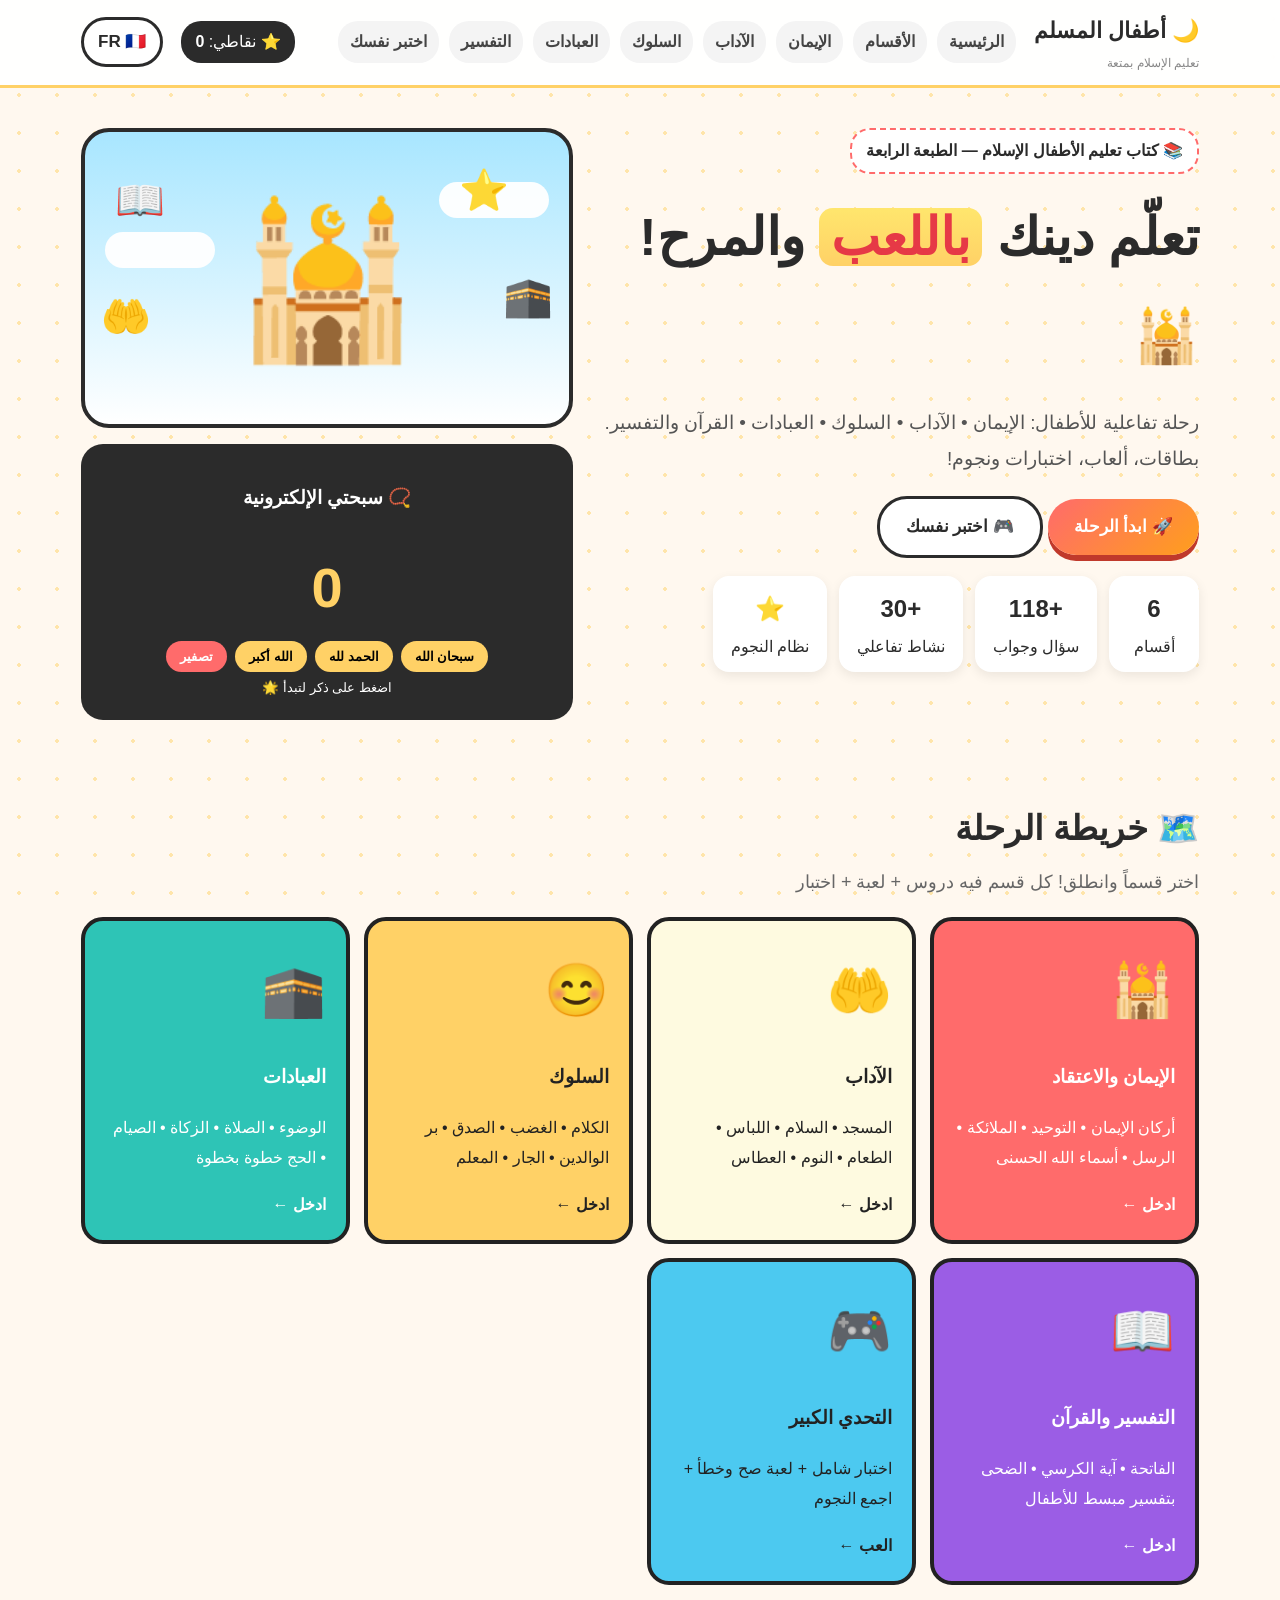
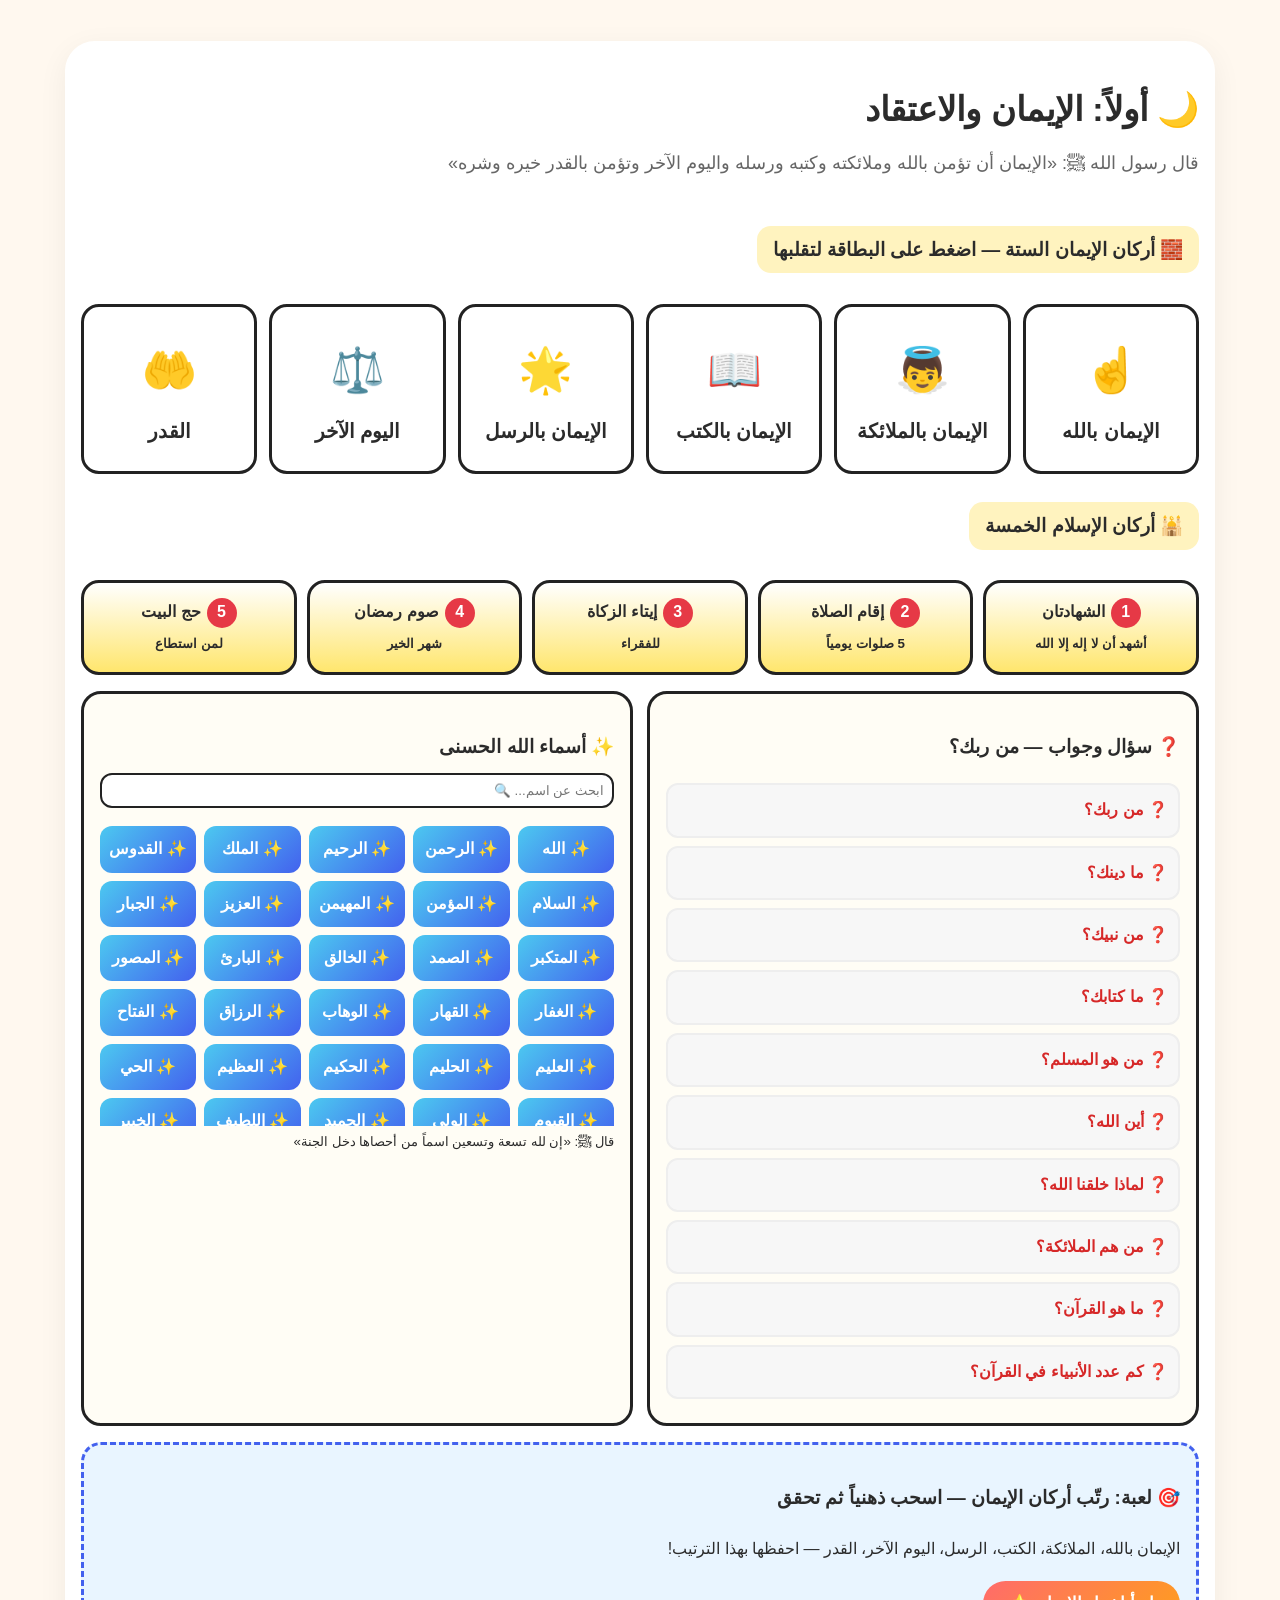
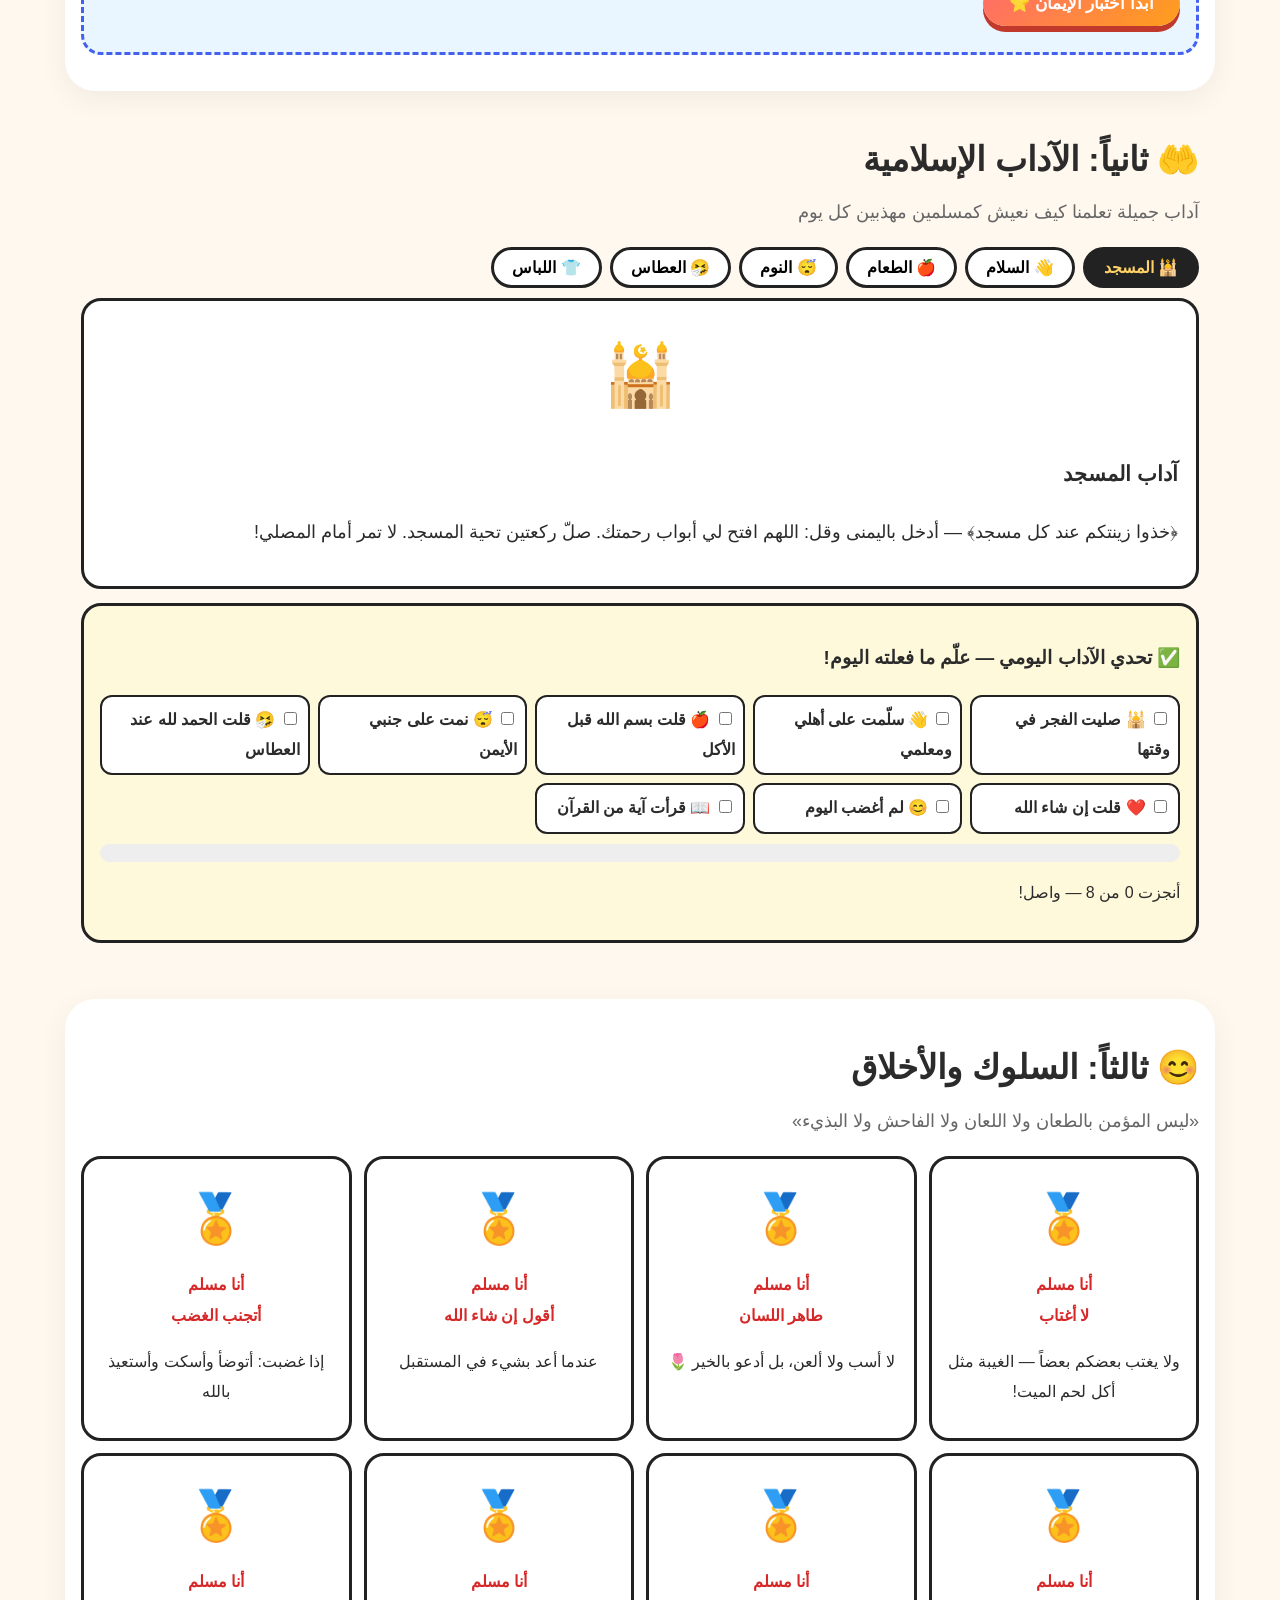
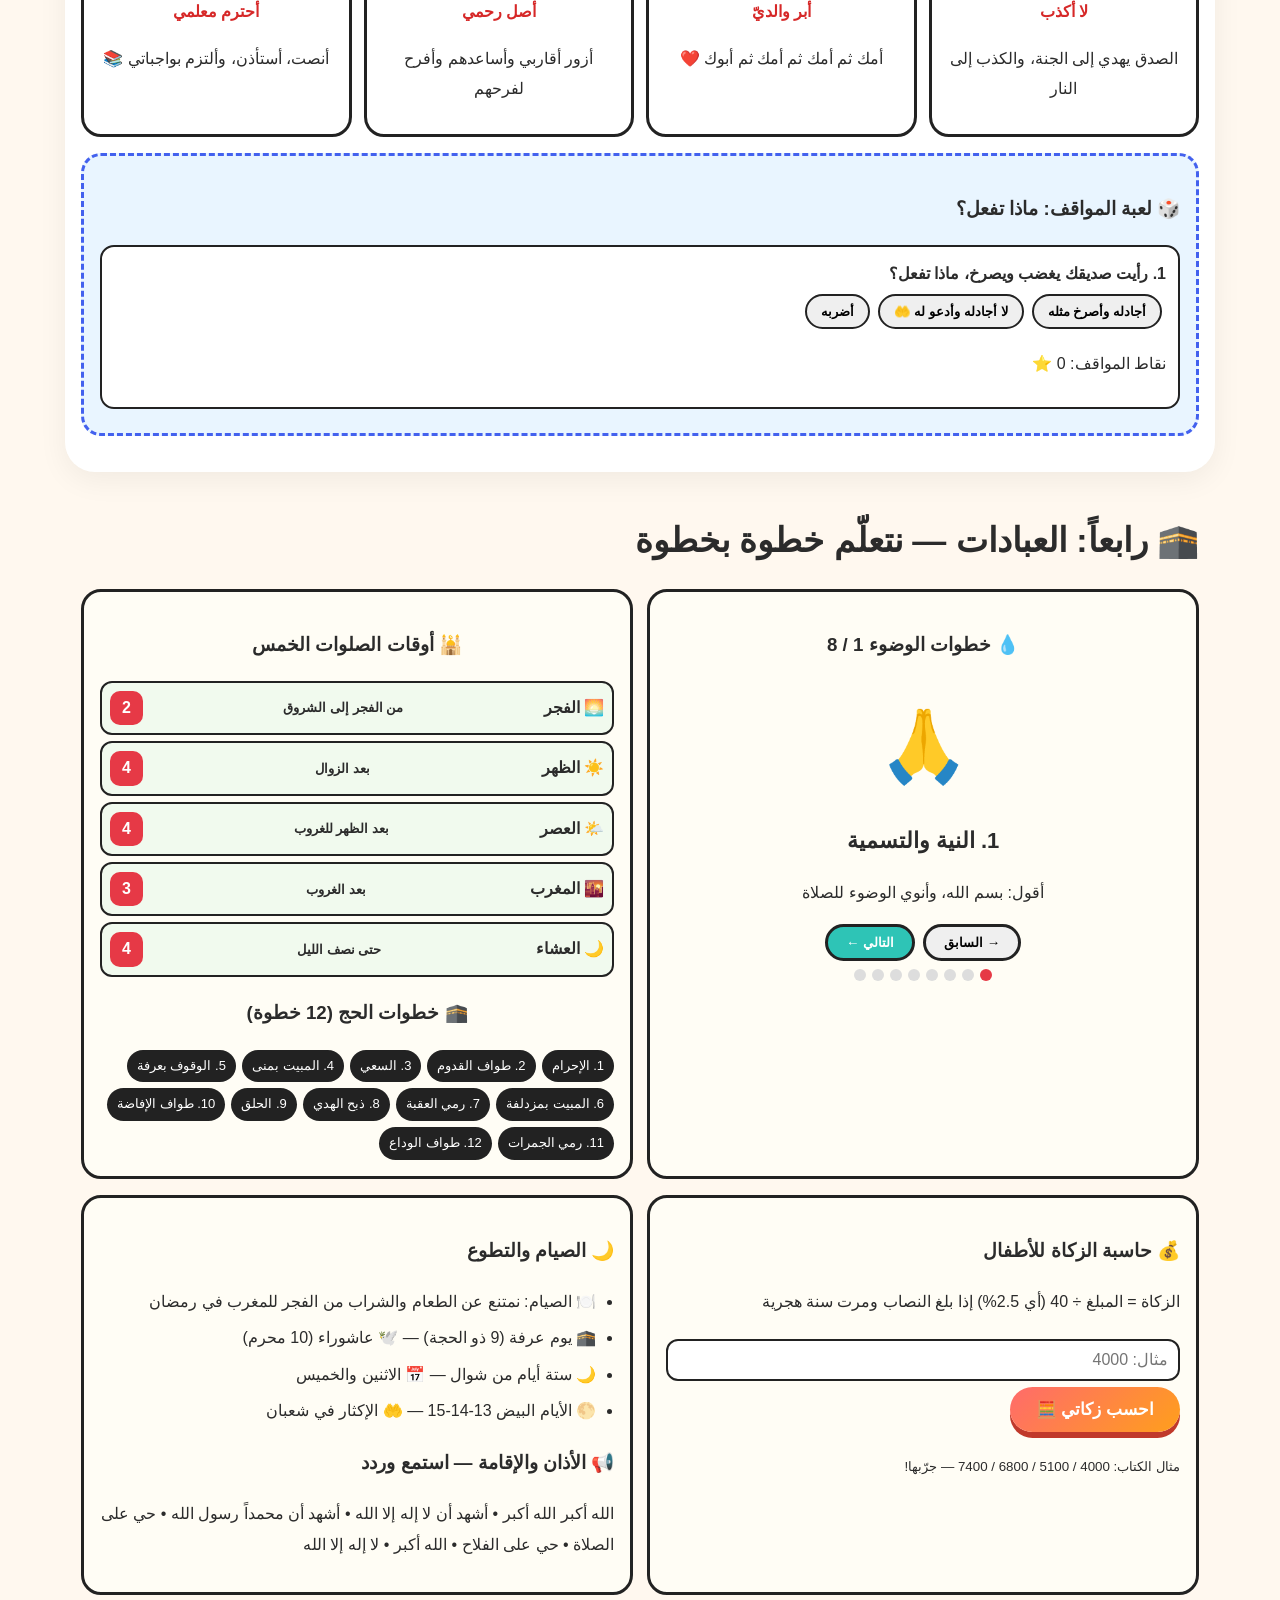
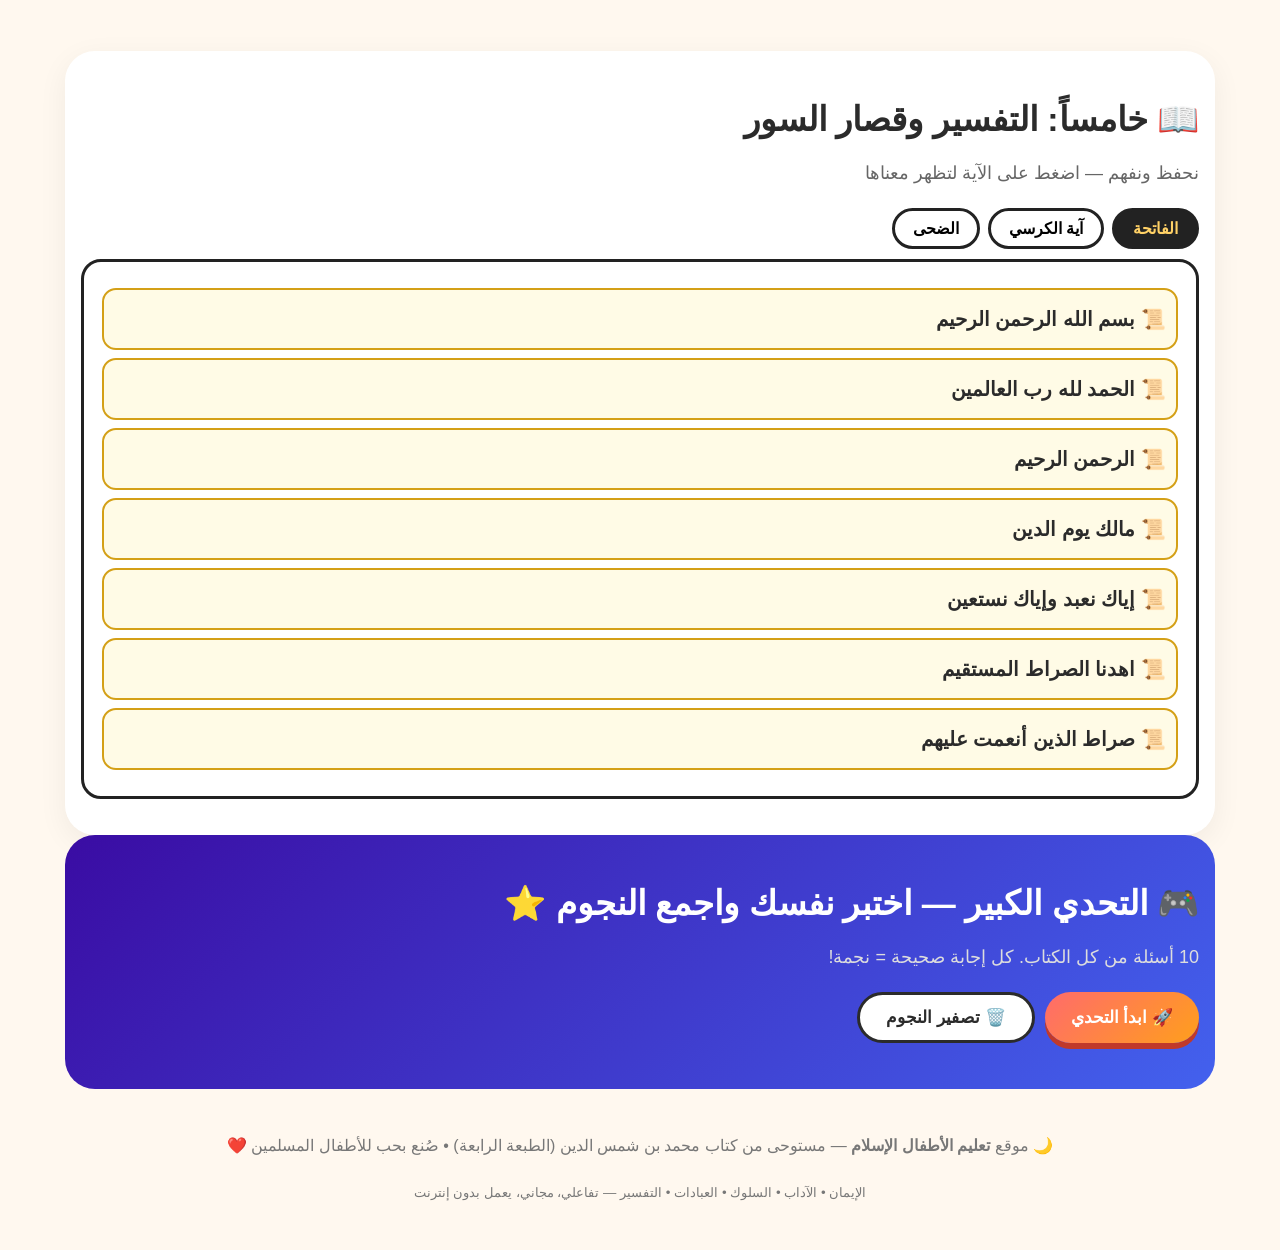
<file: index.html>
<!DOCTYPE html>
<html lang="ar" dir="rtl">
<head>
<meta charset="UTF-8">
<meta name="viewport" content="width=device-width, initial-scale=1.0">
<title>تعليم الأطفال الإسلام | رحلة ممتعة</title>
<link rel="stylesheet" href="style.css">
</head>
<body>

<div class="stars-bg" id="starsBg"></div>

<header class="navbar">
  <div class="nav-inner">
    <div class="logo">🌙 <span>أطفال المسلم</span> <small>تعليم الإسلام بمتعة</small></div>
    <nav class="links">
      <a href="#home">الرئيسية</a>
      <a href="#chapters">الأقسام</a>
      <a href="#iman">الإيمان</a>
      <a href="#adab">الآداب</a>
      <a href="#solouk">السلوك</a>
      <a href="#ibadat">العبادات</a>
      <a href="#tafsir">التفسير</a>
      <a href="#quiz">اختبر نفسك</a>
    </nav>
    <div class="nav-score">⭐ نقاطي: <b id="totalStars">0</b></div>
    <a href="fr.html" class="btn ghost" style="padding:6px 14px">FR 🇫🇷</a>
  </div>
</header>

<section id="home" class="hero">
  <div class="hero-text">
    <div class="badge">📚 كتاب تعليم الأطفال الإسلام — الطبعة الرابعة</div>
    <h1>تعلّم دينك <span>باللعب</span> والمرح! 🕌</h1>
    <p>رحلة تفاعلية للأطفال: الإيمان • الآداب • السلوك • العبادات • القرآن والتفسير. بطاقات، ألعاب، اختبارات ونجوم!</p>
    <div class="hero-btns">
      <a href="#chapters" class="btn primary">🚀 ابدأ الرحلة</a>
      <a href="#quiz" class="btn ghost">🎮 اختبر نفسك</a>
    </div>
    <div class="hero-stats">
      <div><b>6</b><span>أقسام</span></div>
      <div><b>+118</b><span>سؤال وجواب</span></div>
      <div><b>+30</b><span>نشاط تفاعلي</span></div>
      <div><b>⭐</b><span>نظام النجوم</span></div>
    </div>
  </div>
  <div class="hero-art">
    <div class="mosque">
      <div class="dome"></div>
      <div class="base">🕌</div>
      <div class="cloud c1"></div>
      <div class="cloud c2"></div>
      <div class="float f1">📖</div>
      <div class="float f2">⭐</div>
      <div class="float f3">🤲</div>
      <div class="float f4">🕋</div>
    </div>
    <div class="tasbih-card">
      <h3>📿 سبحتي الإلكترونية</h3>
      <div class="tasbih-count" id="tasbihCount">0</div>
      <div class="tasbih-btns">
        <button onclick="tasbih('سبحان الله')">سبحان الله</button>
        <button onclick="tasbih('الحمد لله')">الحمد لله</button>
        <button onclick="tasbih('الله أكبر')">الله أكبر</button>
        <button class="reset" onclick="tasbihReset()">تصفير</button>
      </div>
      <small id="tasbihZikr">اضغط على ذكر لتبدأ 🌟</small>
    </div>
  </div>
</section>

<section id="chapters" class="section">
  <h2 class="sec-title">🗺️ خريطة الرحلة</h2>
  <p class="sec-sub">اختر قسماً وانطلق! كل قسم فيه دروس + لعبة + اختبار</p>
  <div class="cards-grid">
    <a href="#iman" class="ch-card red"><div class="emo">🕌</div><h3>الإيمان والاعتقاد</h3><p>أركان الإيمان • التوحيد • الملائكة • الرسل • أسماء الله الحسنى</p><span>ادخل ←</span></a>
    <a href="#adab" class="ch-card cream"><div class="emo">🤲</div><h3>الآداب</h3><p>المسجد • السلام • اللباس • الطعام • النوم • العطاس</p><span>ادخل ←</span></a>
    <a href="#solouk" class="ch-card yellow"><div class="emo">😊</div><h3>السلوك</h3><p>الكلام • الغضب • الصدق • بر الوالدين • الجار • المعلم</p><span>ادخل ←</span></a>
    <a href="#ibadat" class="ch-card teal"><div class="emo">🕋</div><h3>العبادات</h3><p>الوضوء • الصلاة • الزكاة • الصيام • الحج خطوة بخطوة</p><span>ادخل ←</span></a>
    <a href="#tafsir" class="ch-card purple"><div class="emo">📖</div><h3>التفسير والقرآن</h3><p>الفاتحة • آية الكرسي • الضحى بتفسير مبسط للأطفال</p><span>ادخل ←</span></a>
    <a href="#quiz" class="ch-card blue"><div class="emo">🎮</div><h3>التحدي الكبير</h3><p>اختبار شامل + لعبة صح وخطأ + اجمع النجوم</p><span>العب ←</span></a>
  </div>
</section>

<!-- IMAN -->
<section id="iman" class="section alt">
  <h2 class="sec-title">🌙 أولاً: الإيمان والاعتقاد</h2>
  <p class="sec-sub">قال رسول الله ﷺ: «الإيمان أن تؤمن بالله وملائكته وكتبه ورسله واليوم الآخر وتؤمن بالقدر خيره وشره»</p>

  <h3 class="mini-title">🧱 أركان الإيمان الستة — اضغط على البطاقة لتقلبها</h3>
  <div class="flip-grid" id="imanGrid"></div>

  <h3 class="mini-title">🕌 أركان الإسلام الخمسة</h3>
  <div class="islam-pillars">
    <div class="pillar"><span>1</span>الشهادتان<br><small>أشهد أن لا إله إلا الله</small></div>
    <div class="pillar"><span>2</span>إقام الصلاة<br><small>5 صلوات يومياً</small></div>
    <div class="pillar"><span>3</span>إيتاء الزكاة<br><small>للفقراء</small></div>
    <div class="pillar"><span>4</span>صوم رمضان<br><small>شهر الخير</small></div>
    <div class="pillar"><span>5</span>حج البيت<br><small>لمن استطاع</small></div>
  </div>

  <div class="two-col">
    <div class="panel">
      <h3>❓ سؤال وجواب — من ربك؟</h3>
      <div class="qa" id="qaList"></div>
    </div>
    <div class="panel">
      <h3>✨ أسماء الله الحسنى <input id="namesSearch" placeholder="ابحث عن اسم... 🔍"></h3>
      <div class="names-grid" id="namesGrid"></div>
      <small>قال ﷺ: «إن لله تسعة وتسعين اسماً من أحصاها دخل الجنة»</small>
    </div>
  </div>

  <div class="game-box">
    <h3>🎯 لعبة: رتّب أركان الإيمان — اسحب ذهنياً ثم تحقق</h3>
    <p>الإيمان بالله، الملائكة، الكتب، الرسل، اليوم الآخر، القدر — احفظها بهذا الترتيب!</p>
    <button class="btn primary" onclick="startMiniQuiz('iman')">ابدأ اختبار الإيمان ⭐</button>
    <div class="quiz-area" id="quiz-iman"></div>
  </div>
</section>

<!-- ADAB -->
<section id="adab" class="section">
  <h2 class="sec-title">🤲 ثانياً: الآداب الإسلامية</h2>
  <p class="sec-sub">آداب جميلة تعلمنا كيف نعيش كمسلمين مهذبين كل يوم</p>
  <div class="tabs" id="adabTabs">
    <button class="active" data-t="masjid">🕌 المسجد</button>
    <button data-t="salam">👋 السلام</button>
    <button data-t="food">🍎 الطعام</button>
    <button data-t="sleep">😴 النوم</button>
    <button data-t="atk">🤧 العطاس</button>
    <button data-t="libas">👕 اللباس</button>
  </div>
  <div class="tab-body" id="adabBody"></div>

  <div class="checklist-panel">
    <h3>✅ تحدي الآداب اليومي — علّم ما فعلته اليوم!</h3>
    <div class="checks" id="adabChecks"></div>
    <div class="progress"><div id="adabBar"></div></div>
    <p id="adabMsg">أنجز المهام لتكسب نجمة اليوم! 🌟</p>
  </div>
</section>

<!-- SOLOUK -->
<section id="solouk" class="section alt">
  <h2 class="sec-title">😊 ثالثاً: السلوك والأخلاق</h2>
  <p class="sec-sub">«ليس المؤمن بالطعان ولا اللعان ولا الفاحش ولا البذيء»</p>
  <div class="badges-grid">
    <div class="badge-card"><div class="medal">🏅</div><h4>أنا مسلم<br>لا أغتاب</h4><p>ولا يغتب بعضكم بعضاً — الغيبة مثل أكل لحم الميت!</p></div>
    <div class="badge-card"><div class="medal">🏅</div><h4>أنا مسلم<br>طاهر اللسان</h4><p>لا أسب ولا ألعن، بل أدعو بالخير 🌷</p></div>
    <div class="badge-card"><div class="medal">🏅</div><h4>أنا مسلم<br>أقول إن شاء الله</h4><p>عندما أعد بشيء في المستقبل</p></div>
    <div class="badge-card"><div class="medal">🏅</div><h4>أنا مسلم<br>أتجنب الغضب</h4><p>إذا غضبت: أتوضأ وأسكت وأستعيذ بالله</p></div>
    <div class="badge-card"><div class="medal">🏅</div><h4>أنا مسلم<br>لا أكذب</h4><p>الصدق يهدي إلى الجنة، والكذب إلى النار</p></div>
    <div class="badge-card"><div class="medal">🏅</div><h4>أنا مسلم<br>أبر والديّ</h4><p>أمك ثم أمك ثم أمك ثم أبوك ❤️</p></div>
    <div class="badge-card"><div class="medal">🏅</div><h4>أنا مسلم<br>أصل رحمي</h4><p>أزور أقاربي وأساعدهم وأفرح لفرحهم</p></div>
    <div class="badge-card"><div class="medal">🏅</div><h4>أنا مسلم<br>أحترم معلمي</h4><p>أنصت، أستأذن، وألتزم بواجباتي 📚</p></div>
  </div>

  <div class="game-box">
    <h3>🎲 لعبة المواقف: ماذا تفعل؟</h3>
    <div id="situationGame"></div>
  </div>
</section>

<!-- IBADAT -->
<section id="ibadat" class="section">
  <h2 class="sec-title">🕋 رابعاً: العبادات — نتعلّم خطوة بخطوة</h2>

  <div class="two-col">
    <div class="panel stepper-panel">
      <h3>💧 خطوات الوضوء <span id="wuduStepLabel">1 / 11</span></h3>
      <div class="big-emoji" id="wuduEmoji">🙏</div>
      <h4 id="wuduTitle"></h4><p id="wuduDesc"></p>
      <div class="step-btns"><button onclick="wuduMove(-1)">→ السابق</button><button class="primary" onclick="wuduMove(1)">التالي ←</button></div>
      <div class="dots" id="wuduDots"></div>
    </div>
    <div class="panel stepper-panel">
      <h3>🕌 أوقات الصلوات الخمس</h3>
      <div class="prayer-times">
        <div>🌅 الفجر <small>من الفجر إلى الشروق</small> <b>2</b></div>
        <div>☀️ الظهر <small>بعد الزوال</small> <b>4</b></div>
        <div>🌤️ العصر <small>بعد الظهر للغروب</small> <b>4</b></div>
        <div>🌇 المغرب <small>بعد الغروب</small> <b>3</b></div>
        <div>🌙 العشاء <small>حتى نصف الليل</small> <b>4</b></div>
      </div>
      <h3>🕋 خطوات الحج (12 خطوة)</h3>
      <div class="hajj-flow" id="hajjFlow"></div>
    </div>
  </div>

  <div class="two-col">
    <div class="panel">
      <h3>💰 حاسبة الزكاة للأطفال</h3>
      <p>الزكاة = المبلغ ÷ 40 (أي 2.5%) إذا بلغ النصاب ومرت سنة هجرية</p>
      <input type="number" id="zakatInput" placeholder="مثال: 4000">
      <button class="btn primary" onclick="calcZakat()">احسب زكاتي 🧮</button>
      <p id="zakatOut" class="result"></p>
      <small>مثال الكتاب: 4000 / 5100 / 6800 / 7400 — جرّبها!</small>
    </div>
    <div class="panel">
      <h3>🌙 الصيام والتطوع</h3>
      <ul class="nice-list">
        <li>🍽️ الصيام: نمتنع عن الطعام والشراب من الفجر للمغرب في رمضان</li>
        <li>🕋 يوم عرفة (9 ذو الحجة) — 🕊️ عاشوراء (10 محرم)</li>
        <li>🌙 ستة أيام من شوال — 📅 الاثنين والخميس</li>
        <li>🌕 الأيام البيض 13-14-15 — 🤲 الإكثار في شعبان</li>
      </ul>
      <h3>📢 الأذان والإقامة — استمع وردد</h3>
      <p>الله أكبر الله أكبر • أشهد أن لا إله إلا الله • أشهد أن محمداً رسول الله • حي على الصلاة • حي على الفلاح • الله أكبر • لا إله إلا الله</p>
    </div>
  </div>
</section>

<!-- TAFSIR -->
<section id="tafsir" class="section alt">
  <h2 class="sec-title">📖 خامساً: التفسير وقصار السور</h2>
  <p class="sec-sub">نحفظ ونفهم — اضغط على الآية لتظهر معناها</p>
  <div class="tabs" id="tafsirTabs">
    <button class="active" data-t="fatiha">الفاتحة</button>
    <button data-t="kursi">آية الكرسي</button>
    <button data-t="duha">الضحى</button>
  </div>
  <div class="tab-body" id="tafsirBody"></div>
</section>

<!-- QUIZ -->
<section id="quiz" class="section final-quiz">
  <h2 class="sec-title">🎮 التحدي الكبير — اختبر نفسك واجمع النجوم ⭐</h2>
  <p class="sec-sub">10 أسئلة من كل الكتاب. كل إجابة صحيحة = نجمة!</p>
  <div class="quiz-controls">
    <button class="btn primary" onclick="startBigQuiz()">🚀 ابدأ التحدي</button>
    <button class="btn ghost" onclick="resetStars()">🗑️ تصفير النجوم</button>
  </div>
  <div id="bigQuiz"></div>
  <div id="quizResult"></div>
</section>

<footer>
  <p>🌙 موقع <b>تعليم الأطفال الإسلام</b> — مستوحى من كتاب محمد بن شمس الدين (الطبعة الرابعة) • صُنع بحب للأطفال المسلمين ❤️</p>
  <p><small>الإيمان • الآداب • السلوك • العبادات • التفسير — تفاعلي، مجاني، يعمل بدون إنترنت</small></p>
</footer>

<script src="app.js"></script>
</body>
</html>
</file>
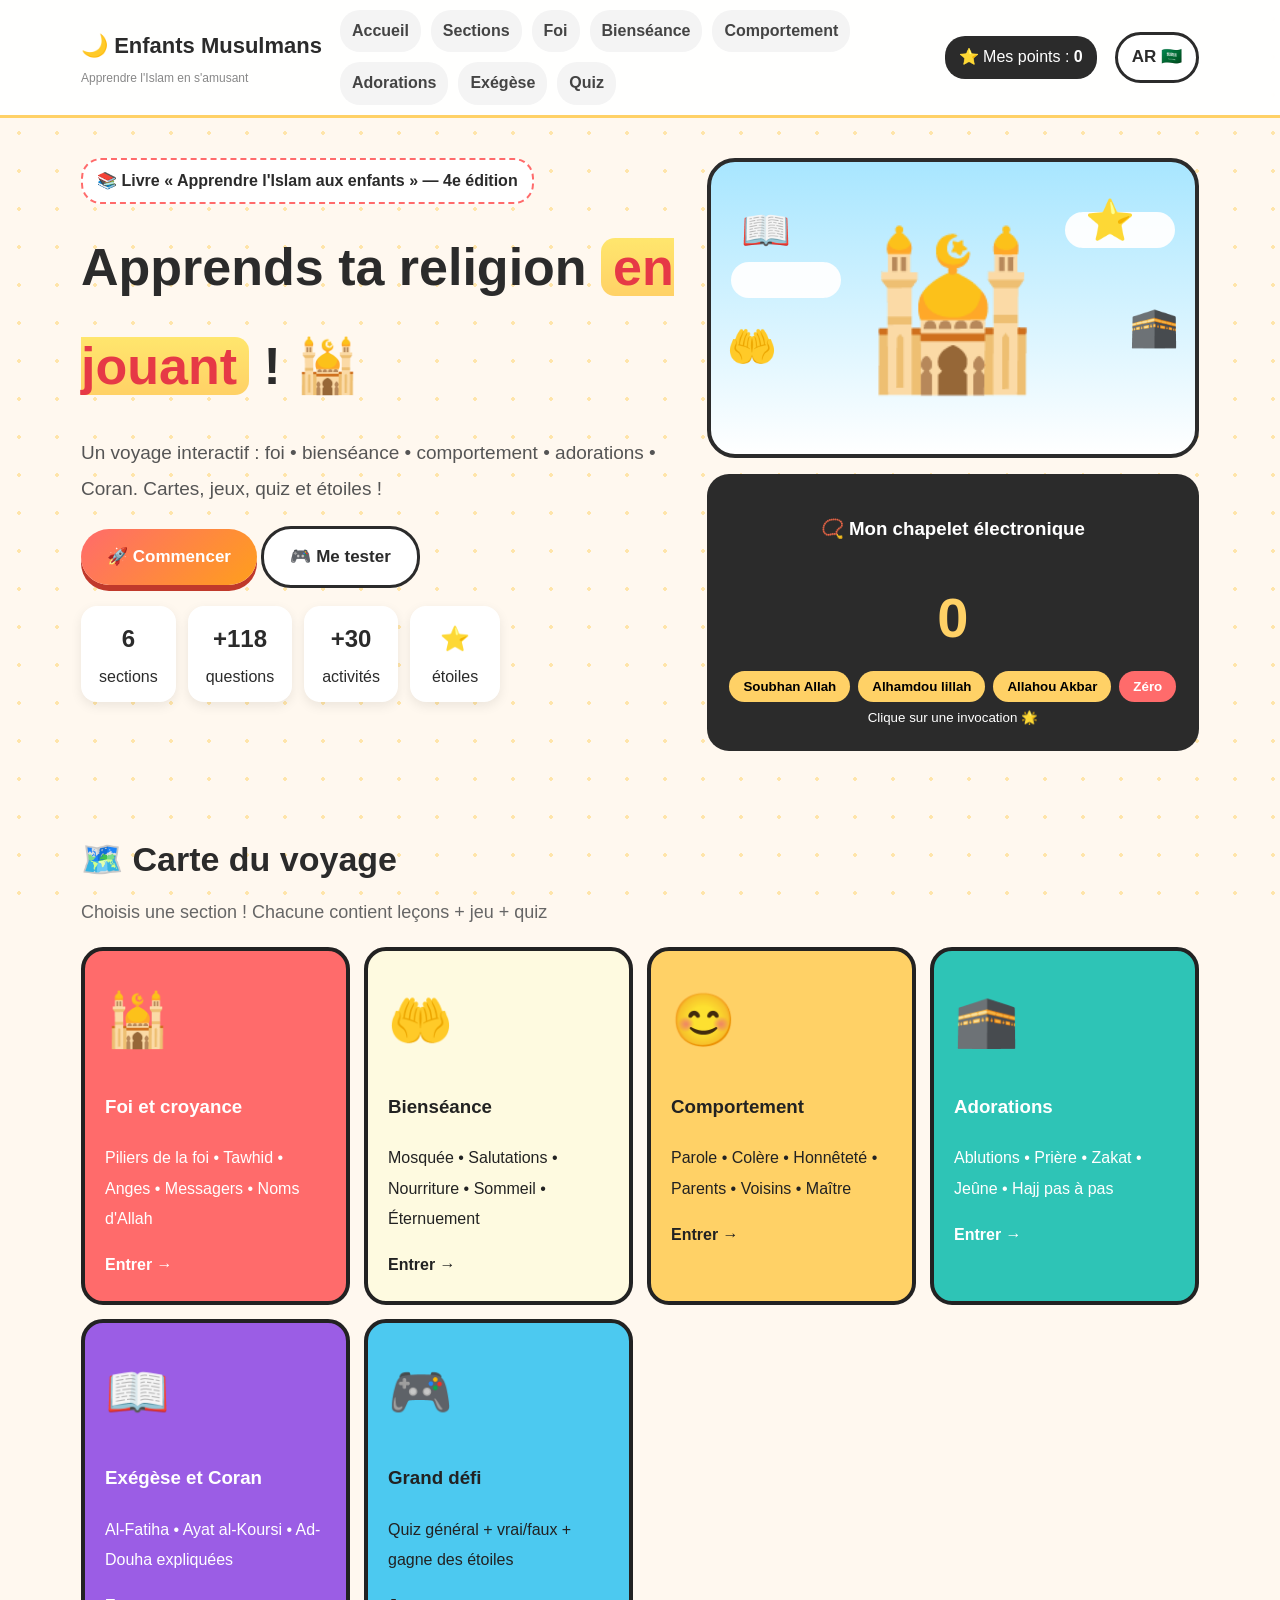
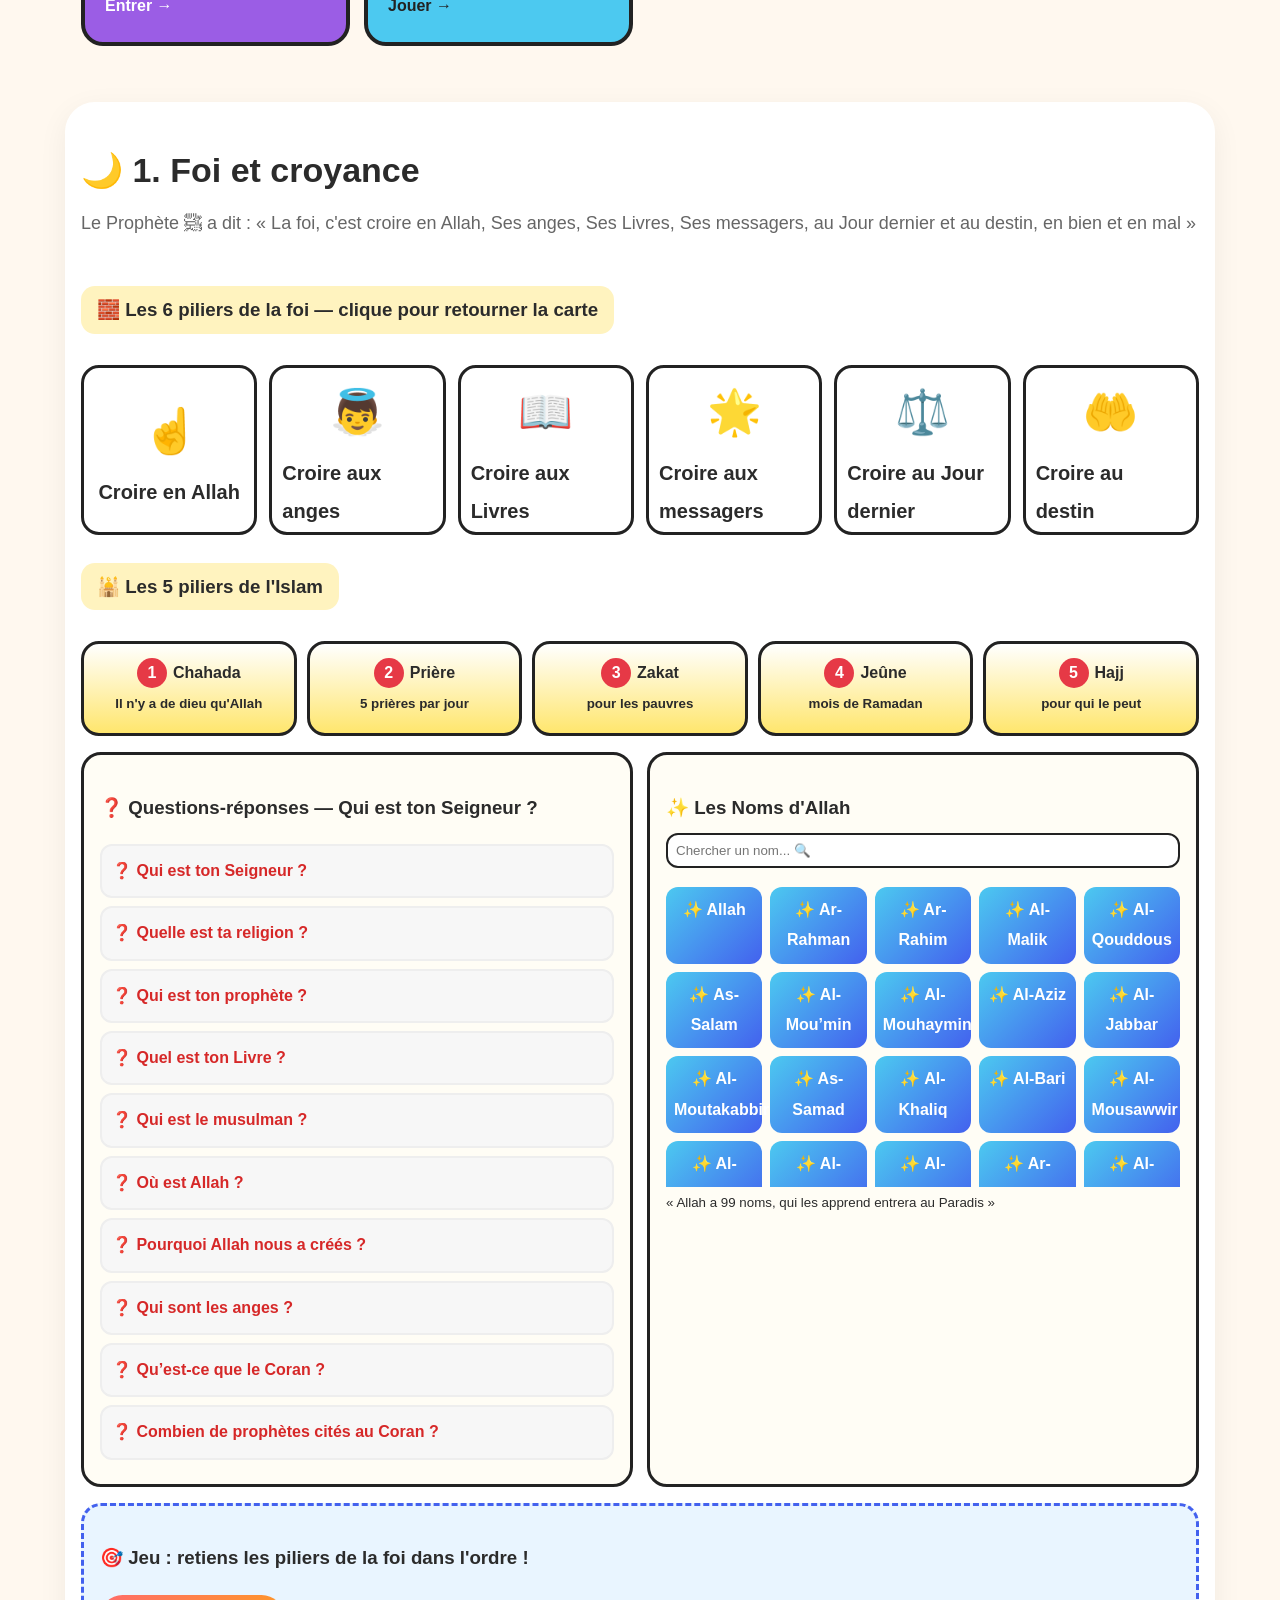
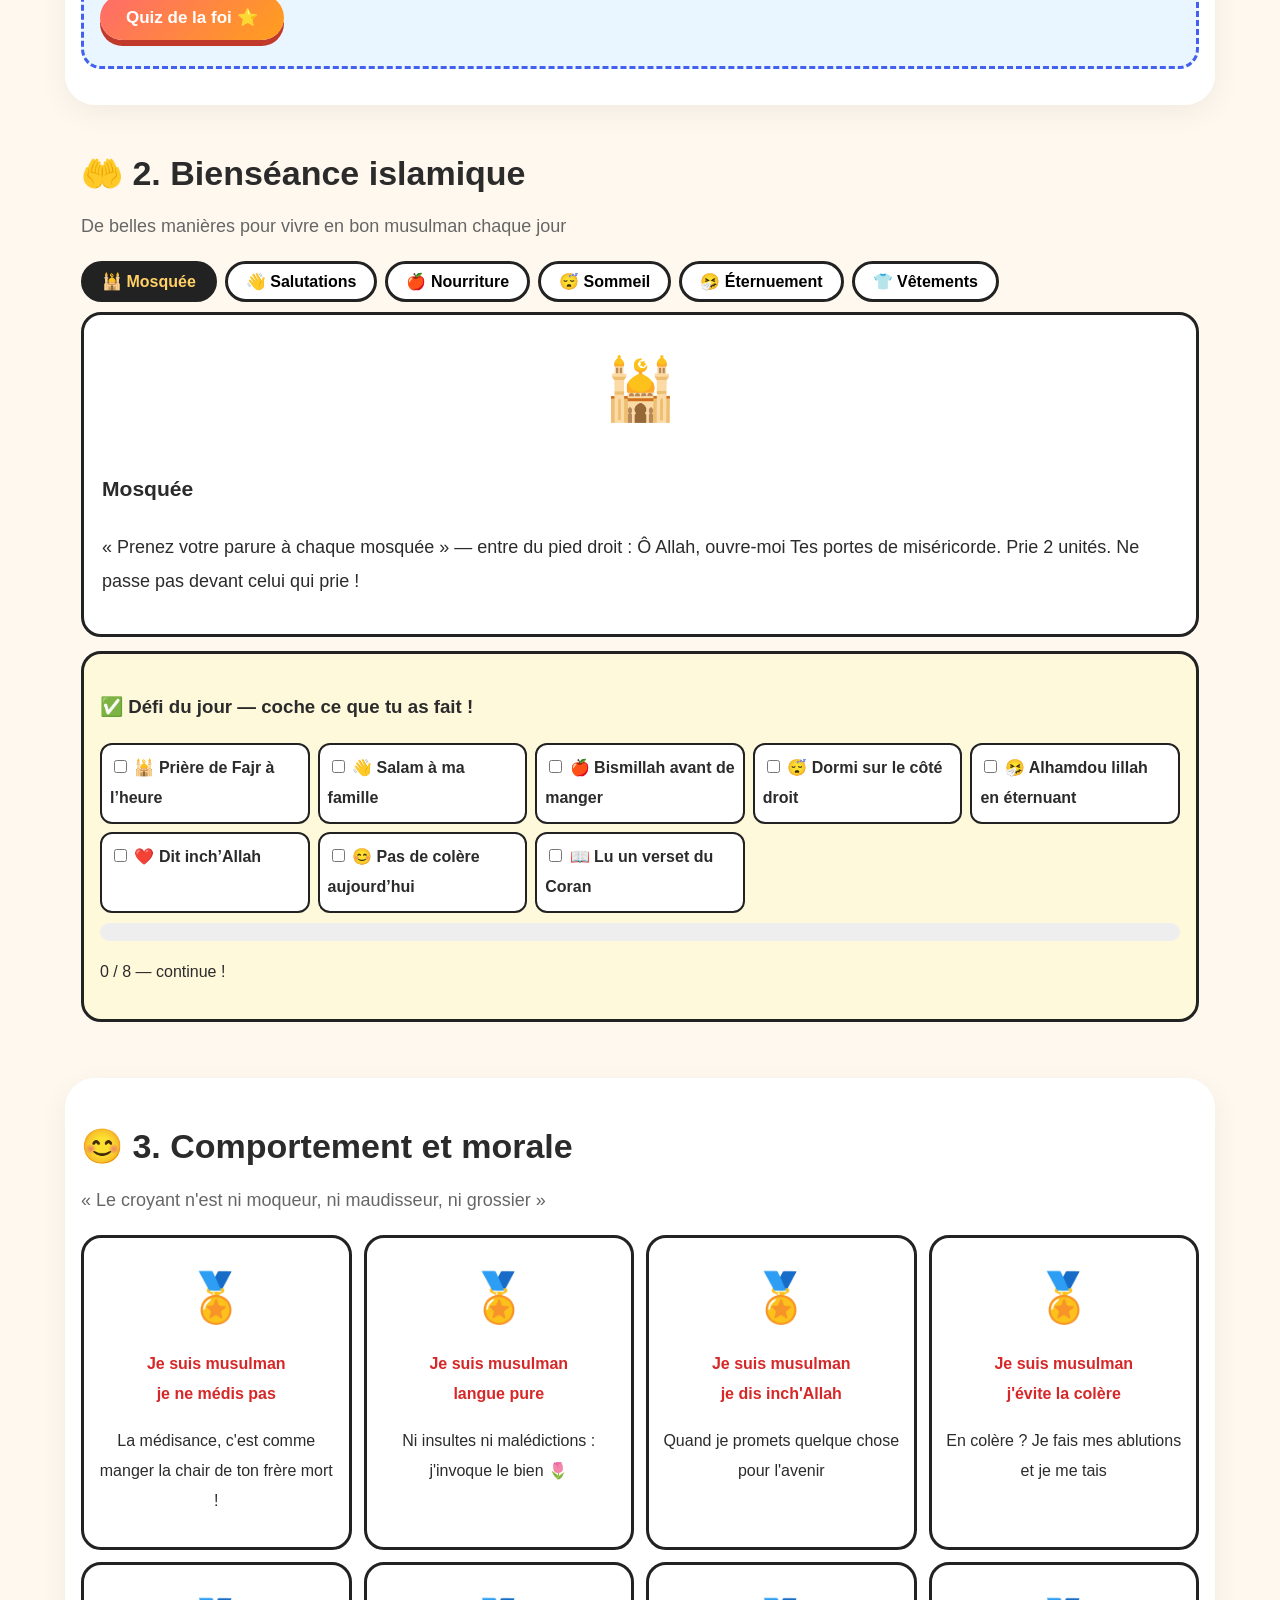
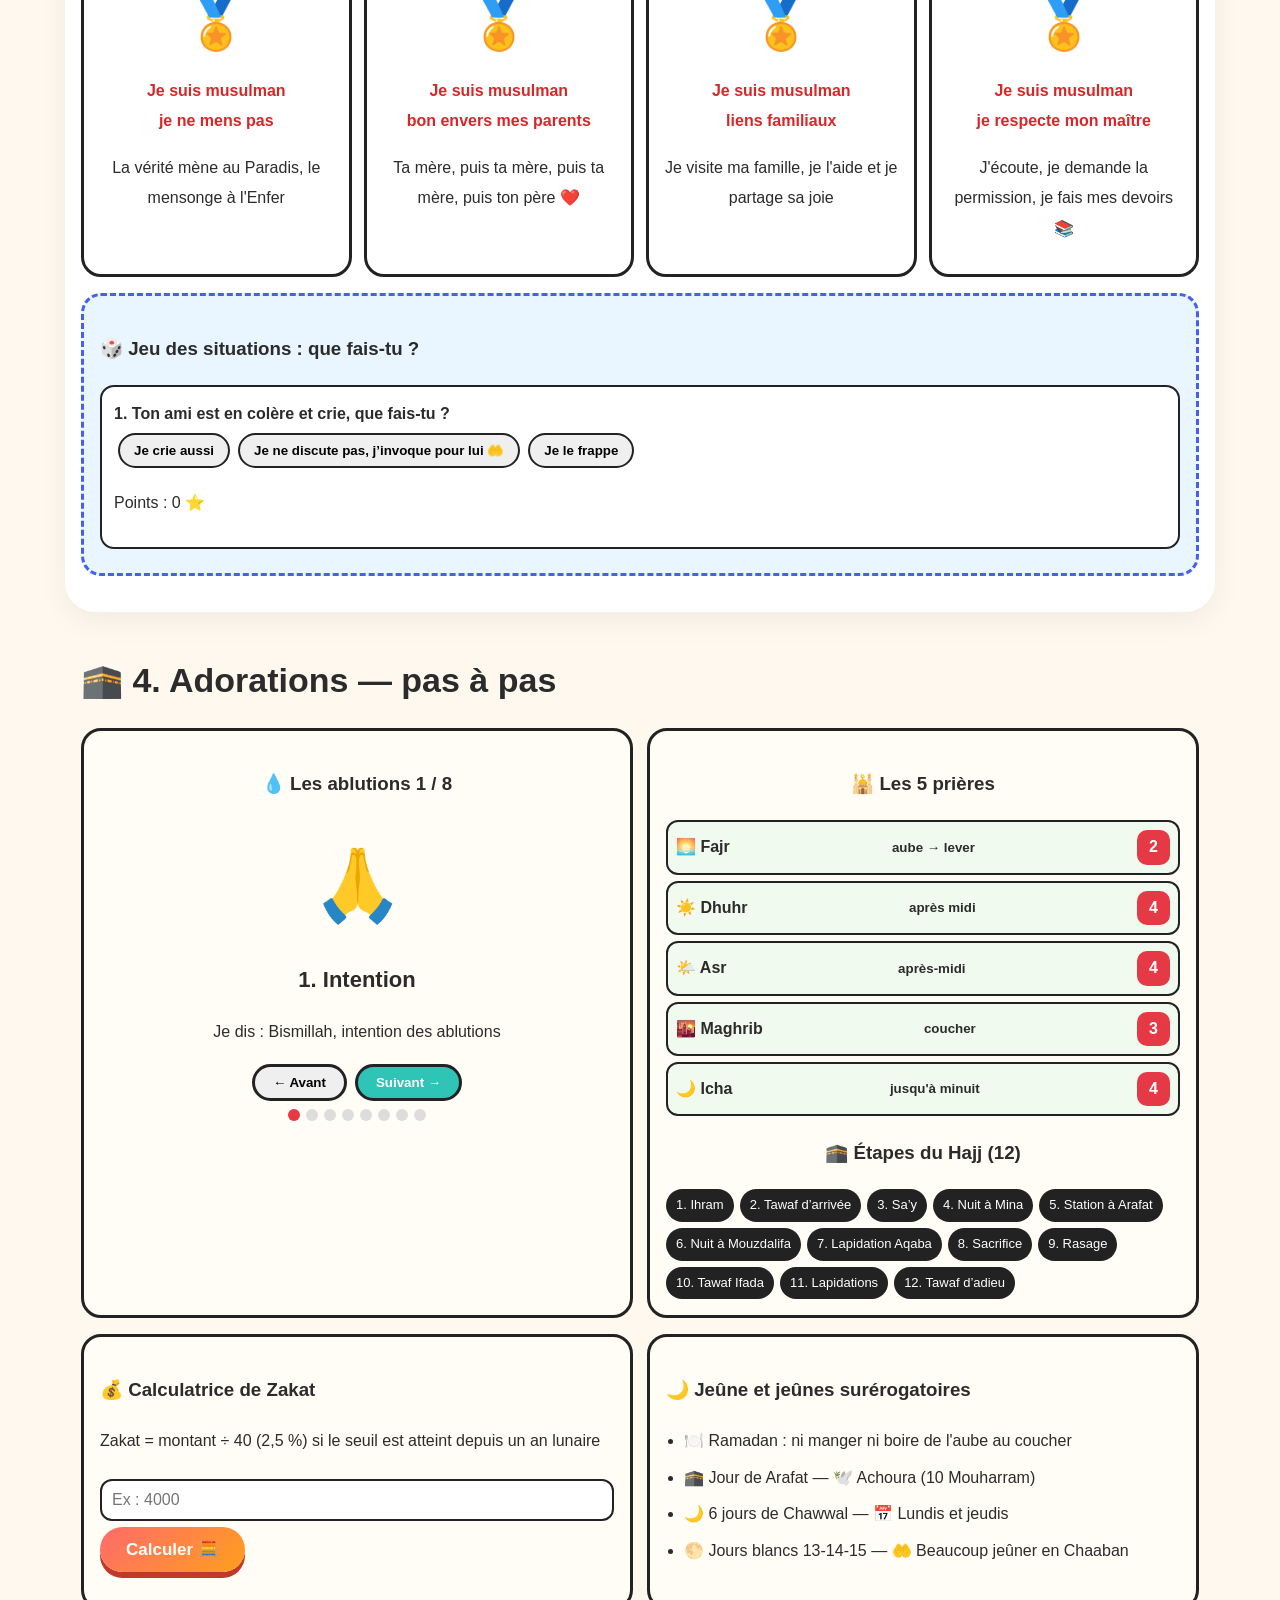
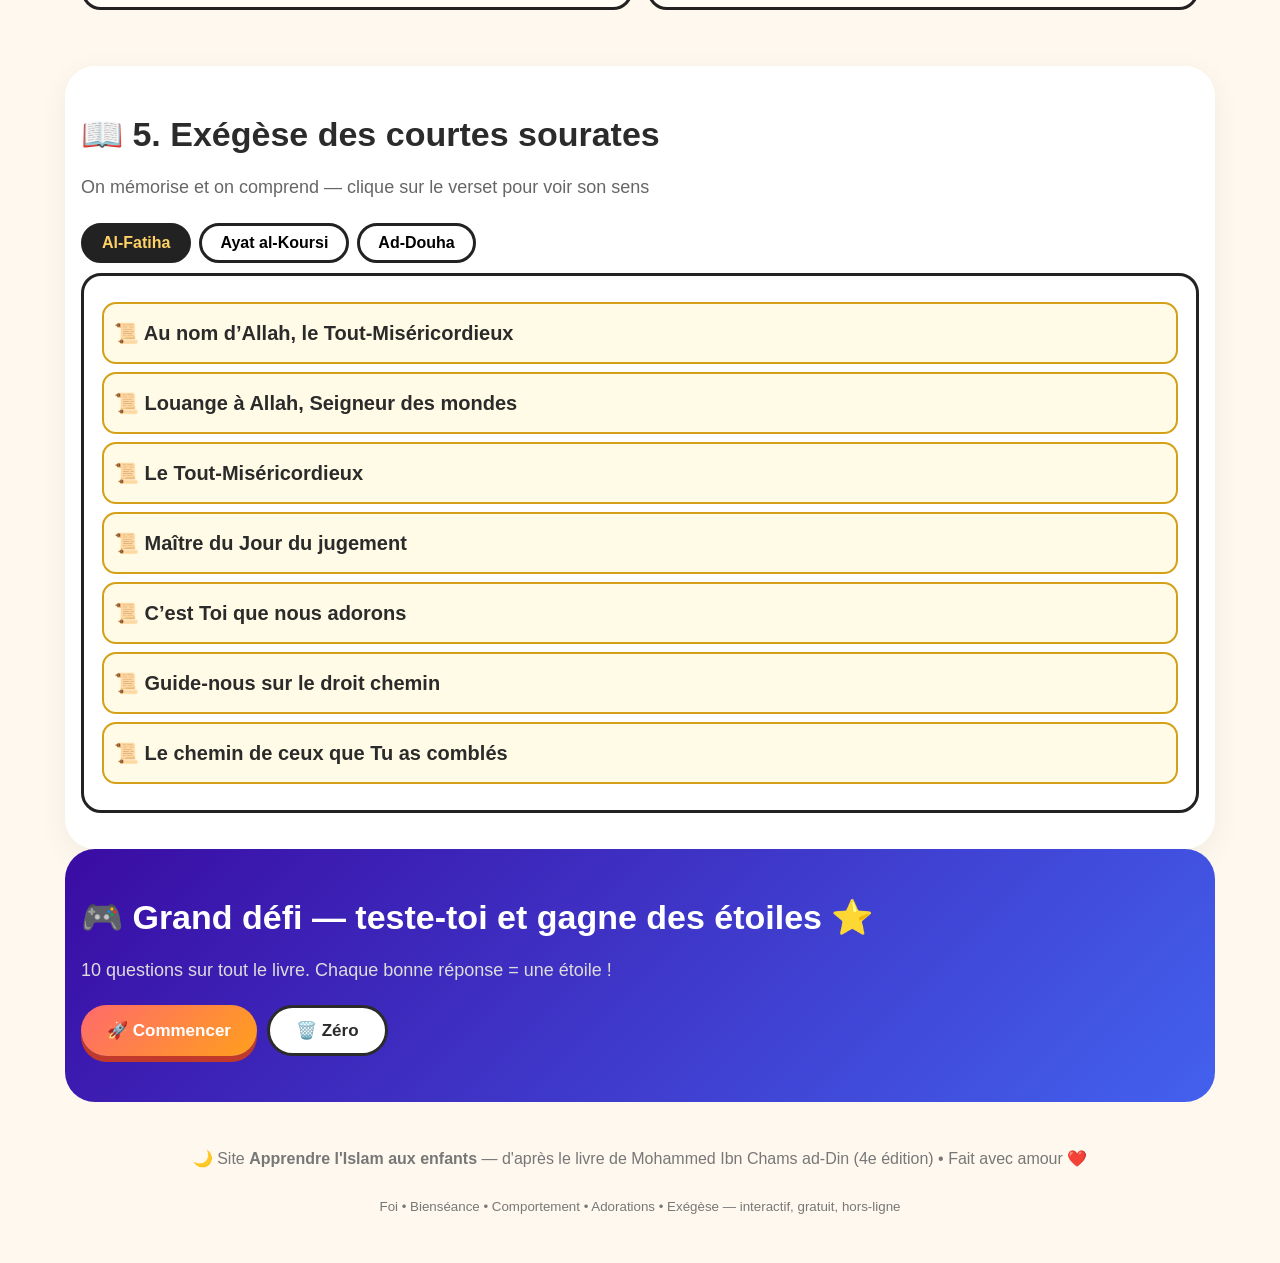
<file: fr.html>
<!DOCTYPE html>
<html lang="fr" dir="ltr">
<head>
<meta charset="UTF-8">
<meta name="viewport" content="width=device-width, initial-scale=1.0">
<title>Apprendre l'Islam aux enfants | Voyage amusant</title>
<link rel="stylesheet" href="style.css">
<style>body{direction:ltr}.pillar span{margin-right:6px;margin-left:0}.nice-list{padding-left:18px;padding-right:0}</style>
</head>
<body>

<div class="stars-bg"></div>

<header class="navbar">
  <div class="nav-inner">
    <div class="logo">🌙 <span>Enfants Musulmans</span> <small>Apprendre l'Islam en s'amusant</small></div>
    <nav class="links">
      <a href="#home">Accueil</a>
      <a href="#chapters">Sections</a>
      <a href="#iman">Foi</a>
      <a href="#adab">Bienséance</a>
      <a href="#solouk">Comportement</a>
      <a href="#ibadat">Adorations</a>
      <a href="#tafsir">Exégèse</a>
      <a href="#quiz">Quiz</a>
    </nav>
    <div class="nav-score">⭐ Mes points : <b id="totalStars">0</b></div>
    <a href="index.html" class="btn ghost" style="padding:6px 14px">AR 🇸🇦</a>
  </div>
</header>

<section id="home" class="hero">
  <div class="hero-text">
    <div class="badge">📚 Livre « Apprendre l'Islam aux enfants » — 4e édition</div>
    <h1>Apprends ta religion <span>en jouant</span> ! 🕌</h1>
    <p>Un voyage interactif : foi • bienséance • comportement • adorations • Coran. Cartes, jeux, quiz et étoiles !</p>
    <div class="hero-btns">
      <a href="#chapters" class="btn primary">🚀 Commencer</a>
      <a href="#quiz" class="btn ghost">🎮 Me tester</a>
    </div>
    <div class="hero-stats">
      <div><b>6</b><span>sections</span></div>
      <div><b>+118</b><span>questions</span></div>
      <div><b>+30</b><span>activités</span></div>
      <div><b>⭐</b><span>étoiles</span></div>
    </div>
  </div>
  <div class="hero-art">
    <div class="mosque">
      <div class="base">🕌</div>
      <div class="cloud c1"></div>
      <div class="cloud c2"></div>
      <div class="float f1">📖</div>
      <div class="float f2">⭐</div>
      <div class="float f3">🤲</div>
      <div class="float f4">🕋</div>
    </div>
    <div class="tasbih-card">
      <h3>📿 Mon chapelet électronique</h3>
      <div class="tasbih-count" id="tasbihCount">0</div>
      <div class="tasbih-btns">
        <button onclick="tasbih('Soubhan Allah')">Soubhan Allah</button>
        <button onclick="tasbih('Alhamdou lillah')">Alhamdou lillah</button>
        <button onclick="tasbih('Allahou Akbar')">Allahou Akbar</button>
        <button class="reset" onclick="tasbihReset()">Zéro</button>
      </div>
      <small id="tasbihZikr">Clique sur une invocation 🌟</small>
    </div>
  </div>
</section>

<section id="chapters" class="section">
  <h2 class="sec-title">🗺️ Carte du voyage</h2>
  <p class="sec-sub">Choisis une section ! Chacune contient leçons + jeu + quiz</p>
  <div class="cards-grid">
    <a href="#iman" class="ch-card red"><div class="emo">🕌</div><h3>Foi et croyance</h3><p>Piliers de la foi • Tawhid • Anges • Messagers • Noms d'Allah</p><span>Entrer →</span></a>
    <a href="#adab" class="ch-card cream"><div class="emo">🤲</div><h3>Bienséance</h3><p>Mosquée • Salutations • Nourriture • Sommeil • Éternuement</p><span>Entrer →</span></a>
    <a href="#solouk" class="ch-card yellow"><div class="emo">😊</div><h3>Comportement</h3><p>Parole • Colère • Honnêteté • Parents • Voisins • Maître</p><span>Entrer →</span></a>
    <a href="#ibadat" class="ch-card teal"><div class="emo">🕋</div><h3>Adorations</h3><p>Ablutions • Prière • Zakat • Jeûne • Hajj pas à pas</p><span>Entrer →</span></a>
    <a href="#tafsir" class="ch-card purple"><div class="emo">📖</div><h3>Exégèse et Coran</h3><p>Al-Fatiha • Ayat al-Koursi • Ad-Douha expliquées</p><span>Entrer →</span></a>
    <a href="#quiz" class="ch-card blue"><div class="emo">🎮</div><h3>Grand défi</h3><p>Quiz général + vrai/faux + gagne des étoiles</p><span>Jouer →</span></a>
  </div>
</section>

<section id="iman" class="section alt">
  <h2 class="sec-title">🌙 1. Foi et croyance</h2>
  <p class="sec-sub">Le Prophète ﷺ a dit : « La foi, c'est croire en Allah, Ses anges, Ses Livres, Ses messagers, au Jour dernier et au destin, en bien et en mal »</p>
  <h3 class="mini-title">🧱 Les 6 piliers de la foi — clique pour retourner la carte</h3>
  <div class="flip-grid" id="imanGrid"></div>
  <h3 class="mini-title">🕌 Les 5 piliers de l'Islam</h3>
  <div class="islam-pillars">
    <div class="pillar"><span>1</span>Chahada<br><small>Il n'y a de dieu qu'Allah</small></div>
    <div class="pillar"><span>2</span>Prière<br><small>5 prières par jour</small></div>
    <div class="pillar"><span>3</span>Zakat<br><small>pour les pauvres</small></div>
    <div class="pillar"><span>4</span>Jeûne<br><small>mois de Ramadan</small></div>
    <div class="pillar"><span>5</span>Hajj<br><small>pour qui le peut</small></div>
  </div>
  <div class="two-col">
    <div class="panel">
      <h3>❓ Questions-réponses — Qui est ton Seigneur ?</h3>
      <div class="qa" id="qaList"></div>
    </div>
    <div class="panel">
      <h3>✨ Les Noms d'Allah <input id="namesSearch" placeholder="Chercher un nom... 🔍"></h3>
      <div class="names-grid" id="namesGrid"></div>
      <small>« Allah a 99 noms, qui les apprend entrera au Paradis »</small>
    </div>
  </div>
  <div class="game-box">
    <h3>🎯 Jeu : retiens les piliers de la foi dans l'ordre !</h3>
    <button class="btn primary" onclick="startMiniQuiz('iman')">Quiz de la foi ⭐</button>
    <div class="quiz-area" id="quiz-iman"></div>
  </div>
</section>

<section id="adab" class="section">
  <h2 class="sec-title">🤲 2. Bienséance islamique</h2>
  <p class="sec-sub">De belles manières pour vivre en bon musulman chaque jour</p>
  <div class="tabs" id="adabTabs">
    <button class="active" data-t="masjid">🕌 Mosquée</button>
    <button data-t="salam">👋 Salutations</button>
    <button data-t="food">🍎 Nourriture</button>
    <button data-t="sleep">😴 Sommeil</button>
    <button data-t="atk">🤧 Éternuement</button>
    <button data-t="libas">👕 Vêtements</button>
  </div>
  <div class="tab-body" id="adabBody"></div>
  <div class="checklist-panel">
    <h3>✅ Défi du jour — coche ce que tu as fait !</h3>
    <div class="checks" id="adabChecks"></div>
    <div class="progress"><div id="adabBar"></div></div>
    <p id="adabMsg">Termine les tâches pour gagner l'étoile du jour ! 🌟</p>
  </div>
</section>

<section id="solouk" class="section alt">
  <h2 class="sec-title">😊 3. Comportement et morale</h2>
  <p class="sec-sub">« Le croyant n'est ni moqueur, ni maudisseur, ni grossier »</p>
  <div class="badges-grid">
    <div class="badge-card"><div class="medal">🏅</div><h4>Je suis musulman<br>je ne médis pas</h4><p>La médisance, c'est comme manger la chair de ton frère mort !</p></div>
    <div class="badge-card"><div class="medal">🏅</div><h4>Je suis musulman<br>langue pure</h4><p>Ni insultes ni malédictions : j'invoque le bien 🌷</p></div>
    <div class="badge-card"><div class="medal">🏅</div><h4>Je suis musulman<br>je dis inch'Allah</h4><p>Quand je promets quelque chose pour l'avenir</p></div>
    <div class="badge-card"><div class="medal">🏅</div><h4>Je suis musulman<br>j'évite la colère</h4><p>En colère ? Je fais mes ablutions et je me tais</p></div>
    <div class="badge-card"><div class="medal">🏅</div><h4>Je suis musulman<br>je ne mens pas</h4><p>La vérité mène au Paradis, le mensonge à l'Enfer</p></div>
    <div class="badge-card"><div class="medal">🏅</div><h4>Je suis musulman<br>bon envers mes parents</h4><p>Ta mère, puis ta mère, puis ta mère, puis ton père ❤️</p></div>
    <div class="badge-card"><div class="medal">🏅</div><h4>Je suis musulman<br>liens familiaux</h4><p>Je visite ma famille, je l'aide et je partage sa joie</p></div>
    <div class="badge-card"><div class="medal">🏅</div><h4>Je suis musulman<br>je respecte mon maître</h4><p>J'écoute, je demande la permission, je fais mes devoirs 📚</p></div>
  </div>
  <div class="game-box">
    <h3>🎲 Jeu des situations : que fais-tu ?</h3>
    <div id="situationGame"></div>
  </div>
</section>

<section id="ibadat" class="section">
  <h2 class="sec-title">🕋 4. Adorations — pas à pas</h2>
  <div class="two-col">
    <div class="panel stepper-panel">
      <h3>💧 Les ablutions <span id="wuduStepLabel">1 / 8</span></h3>
      <div class="big-emoji" id="wuduEmoji">🙏</div>
      <h4 id="wuduTitle"></h4><p id="wuduDesc"></p>
      <div class="step-btns"><button onclick="wuduMove(-1)">← Avant</button><button class="primary" onclick="wuduMove(1)">Suivant →</button></div>
      <div class="dots" id="wuduDots"></div>
    </div>
    <div class="panel stepper-panel">
      <h3>🕌 Les 5 prières</h3>
      <div class="prayer-times">
        <div>🌅 Fajr <small>aube → lever</small> <b>2</b></div>
        <div>☀️ Dhuhr <small>après midi</small> <b>4</b></div>
        <div>🌤️ Asr <small>après-midi</small> <b>4</b></div>
        <div>🌇 Maghrib <small>coucher</small> <b>3</b></div>
        <div>🌙 Icha <small>jusqu'à minuit</small> <b>4</b></div>
      </div>
      <h3>🕋 Étapes du Hajj (12)</h3>
      <div class="hajj-flow" id="hajjFlow"></div>
    </div>
  </div>
  <div class="two-col">
    <div class="panel">
      <h3>💰 Calculatrice de Zakat</h3>
      <p>Zakat = montant ÷ 40 (2,5 %) si le seuil est atteint depuis un an lunaire</p>
      <input type="number" id="zakatInput" placeholder="Ex : 4000">
      <button class="btn primary" onclick="calcZakat()">Calculer 🧮</button>
      <p id="zakatOut" class="result"></p>
    </div>
    <div class="panel">
      <h3>🌙 Jeûne et jeûnes surérogatoires</h3>
      <ul class="nice-list">
        <li>🍽️ Ramadan : ni manger ni boire de l'aube au coucher</li>
        <li>🕋 Jour de Arafat — 🕊️ Achoura (10 Mouharram)</li>
        <li>🌙 6 jours de Chawwal — 📅 Lundis et jeudis</li>
        <li>🌕 Jours blancs 13-14-15 — 🤲 Beaucoup jeûner en Chaaban</li>
      </ul>
    </div>
  </div>
</section>

<section id="tafsir" class="section alt">
  <h2 class="sec-title">📖 5. Exégèse des courtes sourates</h2>
  <p class="sec-sub">On mémorise et on comprend — clique sur le verset pour voir son sens</p>
  <div class="tabs" id="tafsirTabs">
    <button class="active" data-t="fatiha">Al-Fatiha</button>
    <button data-t="kursi">Ayat al-Koursi</button>
    <button data-t="duha">Ad-Douha</button>
  </div>
  <div class="tab-body" id="tafsirBody"></div>
</section>

<section id="quiz" class="section final-quiz">
  <h2 class="sec-title">🎮 Grand défi — teste-toi et gagne des étoiles ⭐</h2>
  <p class="sec-sub">10 questions sur tout le livre. Chaque bonne réponse = une étoile !</p>
  <div class="quiz-controls">
    <button class="btn primary" onclick="startBigQuiz()">🚀 Commencer</button>
    <button class="btn ghost" onclick="resetStars()">🗑️ Zéro</button>
  </div>
  <div id="bigQuiz"></div>
  <div id="quizResult"></div>
</section>

<footer>
  <p>🌙 Site <b>Apprendre l'Islam aux enfants</b> — d'après le livre de Mohammed Ibn Chams ad-Din (4e édition) • Fait avec amour ❤️</p>
  <p><small>Foi • Bienséance • Comportement • Adorations • Exégèse — interactif, gratuit, hors-ligne</small></p>
</footer>

<script src="app-fr.js"></script>
</body>
</html>
</file>
<file: style.css>
*{box-sizing:border-box}body{margin:0;font-family:"Segoe UI",Tahoma,Arial,sans-serif;background:#fff8ef;color:#2b2b2b;line-height:1.9}
.stars-bg{position:fixed;inset:0;pointer-events:none;opacity:.5;background-image:radial-gradient(#ffd166 2px,transparent 2px);background-size:38px 38px;z-index:0}
.navbar{position:sticky;top:0;z-index:10;background:rgba(255,255,255,.92);backdrop-filter:blur(8px);border-bottom:3px solid #ffd166}
.nav-inner{max-width:1150px;margin:auto;display:flex;align-items:center;gap:18px;padding:10px 16px;flex-wrap:wrap}
.logo{font-weight:900;font-size:22px}.logo small{display:block;font-size:12px;color:#888;font-weight:400}
.links{display:flex;gap:10px;flex-wrap:wrap;flex:1}.links a{text-decoration:none;color:#444;font-weight:700;background:#f4f4f4;padding:6px 12px;border-radius:20px}.links a:hover{background:#ffd166}
.nav-score{background:#2b2b2b;color:#fff;padding:6px 14px;border-radius:20px}
.hero{max-width:1150px;margin:auto;display:grid;grid-template-columns:1.1fr .9fr;gap:24px;padding:40px 16px;position:relative;z-index:1}
.badge{background:#fff;border:2px dashed #ff6b6b;border-radius:20px;padding:6px 14px;display:inline-block;font-weight:700}
.hero h1{font-size:52px;margin:14px 0}.hero h1 span{color:#e63946;background:linear-gradient(#ffe66d,#ffd166);padding:0 12px;border-radius:14px}
.hero p{font-size:19px;color:#555}
.btn{display:inline-block;border:none;cursor:pointer;text-decoration:none;padding:12px 26px;border-radius:30px;font-weight:800;font-size:17px}
.btn.primary{background:linear-gradient(135deg,#ff6b6b,#ff9f1c);color:#fff;box-shadow:0 6px 0 #c0392b}
.btn.ghost{background:#fff;border:3px solid #2b2b2b;color:#2b2b2b}
.hero-stats{display:flex;gap:12px;margin-top:18px;flex-wrap:wrap}.hero-stats div{background:#fff;border-radius:16px;padding:10px 18px;text-align:center;box-shadow:0 4px 12px rgba(0,0,0,.08);min-width:90px}.hero-stats b{display:block;font-size:24px}
.hero-art{display:flex;flex-direction:column;gap:16px}
.mosque{position:relative;background:linear-gradient(180deg,#a8e6ff,#fff);border-radius:28px;height:300px;display:flex;align-items:end;justify-content:center;overflow:hidden;border:4px solid #2b2b2b}
.mosque .base{font-size:150px}.mosque .dome{position:absolute;top:18px;font-size:60px}
.cloud{position:absolute;background:#fff;border-radius:30px;width:110px;height:36px;opacity:.95}
.c1{top:50px;right:20px;animation:drift 5s infinite alternate}.c2{top:100px;left:20px;animation:drift 6s infinite alternate-reverse}
@keyframes drift{to{transform:translateX(-22px)}}
.float{position:absolute;font-size:40px;animation:bob 3s infinite ease-in-out}
.f1{top:30px;left:30px}.f2{top:20px;right:60px}.f3{bottom:70px;left:16px}.f4{bottom:90px;right:16px}
@keyframes bob{50%{transform:translateY(-14px) rotate(8deg)}}
.tasbih-card{background:#2b2b2b;color:#fff;border-radius:22px;padding:18px;text-align:center}
.tasbih-count{font-size:56px;font-weight:900;color:#ffd166}
.tasbih-btns{display:flex;gap:8px;flex-wrap:wrap;justify-content:center}.tasbih-btns button{border:none;border-radius:20px;padding:8px 14px;font-weight:800;cursor:pointer;background:#ffd166}.tasbih-btns .reset{background:#ff6b6b;color:#fff}
.section{max-width:1150px;margin:auto;padding:36px 16px;position:relative;z-index:1}
.section.alt{background:#fff;border-radius:30px;box-shadow:0 8px 30px rgba(0,0,0,.06);margin-top:20px}
.sec-title{font-size:34px;margin:0}.sec-sub{color:#666;margin-top:4px;font-size:18px}
.mini-title{margin-top:28px;background:#fff3bf;display:inline-block;padding:6px 16px;border-radius:14px}
.cards-grid{display:grid;grid-template-columns:repeat(auto-fit,minmax(240px,1fr));gap:14px;margin-top:16px}
.ch-card{text-decoration:none;color:#222;border-radius:22px;padding:20px;border:4px solid #222;transition:.2s;display:block}
.ch-card:hover{transform:translateY(-6px) rotate(-1deg)}
.ch-card .emo{font-size:52px}.ch-card span{font-weight:900}
.red{background:#ff6b6b;color:#fff}.cream{background:#fefae0}.yellow{background:#ffd166}.teal{background:#2ec4b6;color:#fff}.purple{background:#9b5de5;color:#fff}.blue{background:#4cc9f0}
.flip-grid{display:grid;grid-template-columns:repeat(auto-fit,minmax(170px,1fr));gap:12px;margin-top:12px}
.flip{perspective:800px;cursor:pointer;height:170px}.flip-inner{position:relative;width:100%;height:100%;transition:.6s;transform-style:preserve-3d}.flip.flipped .flip-inner{transform:rotateY(180deg)}
.face{position:absolute;inset:0;backface-visibility:hidden;border-radius:18px;display:flex;flex-direction:column;align-items:center;justify-content:center;padding:10px;font-weight:800;border:3px solid #222}
.face.front{background:#fff;font-size:20px}.face.front div{font-size:44px}
.face.back{background:#2b2b2b;color:#ffd166;transform:rotateY(180deg);font-size:15px}
.islam-pillars{display:grid;grid-template-columns:repeat(auto-fit,minmax(150px,1fr));gap:10px;margin-top:12px}
.pillar{background:linear-gradient(180deg,#fff,#ffe66d);border:3px solid #222;border-radius:18px;padding:14px;text-align:center;font-weight:800}.pillar span{background:#e63946;color:#fff;width:30px;height:30px;display:inline-flex;align-items:center;justify-content:center;border-radius:50%;margin-left:6px}
.two-col{display:grid;grid-template-columns:1fr 1fr;gap:14px;margin-top:16px}
.panel{background:#fffdf5;border:3px solid #222;border-radius:20px;padding:16px}
.qa-item{background:#f7f7f7;border-radius:12px;margin:8px 0;padding:10px;cursor:pointer;border:2px solid #eee}.qa-item b{color:#d62828}.qa-item .a{display:none;color:#2a9d8f;font-weight:700}.qa-item.open .a{display:block}
.names-grid{display:grid;grid-template-columns:repeat(auto-fill,minmax(90px,1fr));gap:8px;max-height:300px;overflow:auto;margin-top:8px}
.names-grid div{background:linear-gradient(135deg,#4cc9f0,#4361ee);color:#fff;border-radius:12px;padding:8px;text-align:center;font-weight:800}
#namesSearch{width:100%;padding:8px;border-radius:12px;border:2px solid #222;margin-top:8px}
.game-box{background:#e9f5ff;border:3px dashed #4361ee;border-radius:20px;padding:16px;margin-top:16px}
.quiz-area{margin-top:10px}.quiz-q{background:#fff;border-radius:14px;padding:12px;margin:8px 0;border:2px solid #222}.quiz-q button{margin:4px;padding:8px 14px;border-radius:20px;border:2px solid #222;cursor:pointer;font-weight:700}.quiz-q button.ok{background:#06d6a0;color:#fff}.quiz-q button.no{background:#ef476f;color:#fff}
.tabs{display:flex;gap:8px;flex-wrap:wrap;margin-top:14px}.tabs button{border:3px solid #222;background:#fff;border-radius:25px;padding:8px 18px;font-weight:800;cursor:pointer;font-size:16px}.tabs button.active{background:#222;color:#ffd166}
.tab-body{background:#fff;border:3px solid #222;border-radius:20px;padding:18px;margin-top:10px;min-height:180px;font-size:18px}
.tab-body .big{font-size:60px;text-align:center}
.checklist-panel{background:#fff9db;border:3px solid #222;border-radius:20px;padding:16px;margin-top:14px}
.checks{display:grid;grid-template-columns:repeat(auto-fit,minmax(200px,1fr));gap:8px}.checks label{background:#fff;border:2px solid #222;border-radius:12px;padding:8px;cursor:pointer;font-weight:700}
.progress{background:#eee;border-radius:20px;height:18px;margin-top:10px;overflow:hidden}#adabBar{height:100%;width:0;background:linear-gradient(90deg,#06d6a0,#ffd166);transition:.4s}
.badges-grid{display:grid;grid-template-columns:repeat(auto-fit,minmax(220px,1fr));gap:12px;margin-top:14px}
.badge-card{background:#fff;border:3px solid #222;border-radius:20px;padding:14px;text-align:center}.badge-card .medal{font-size:48px}.badge-card h4{margin:6px 0;color:#d62828}
.stepper-panel{text-align:center}.big-emoji{font-size:70px}#wuduTitle{font-size:22px;margin:6px 0}.step-btns{display:flex;gap:8px;justify-content:center;margin:8px 0}.step-btns button{padding:8px 18px;border-radius:20px;border:3px solid #222;font-weight:800;cursor:pointer}.step-btns .primary{background:#2ec4b6;color:#fff}
.dots{display:flex;gap:6px;justify-content:center;flex-wrap:wrap}.dots i{width:12px;height:12px;border-radius:50%;background:#ddd;display:block}.dots i.on{background:#e63946}
.prayer-times div{background:#f1faee;border:2px solid #222;border-radius:12px;padding:8px;margin:6px 0;display:flex;justify-content:space-between;align-items:center;font-weight:800}.prayer-times b{background:#e63946;color:#fff;border-radius:10px;padding:2px 12px}
.hajj-flow{display:flex;flex-wrap:wrap;gap:6px}.hajj-flow span{background:#222;color:#fff;font-size:13px;border-radius:20px;padding:4px 10px}
.nice-list{padding-right:18px}.nice-list li{margin:6px 0}
input[type=number],input[type=text]{padding:10px;border-radius:12px;border:2px solid #222;font-size:16px;width:100%;margin:6px 0}
.result{font-weight:900;color:#2a9d8f;font-size:19px}
.aya{background:#fffbe6;border:2px solid #d4a017;border-radius:14px;padding:10px;margin:8px 0;cursor:pointer}.aya .t{font-size:20px;font-weight:800}.aya .m{display:none;color:#444}.aya.open .m{display:block;background:#fff;padding:8px;border-radius:10px;margin-top:6px}
.final-quiz{background:linear-gradient(135deg,#3a0ca3,#4361ee);color:#fff;border-radius:30px}
.final-quiz .sec-sub{color:#ddd}.quiz-controls{display:flex;gap:10px;margin:10px 0}
#bigQuiz .quiz-q{color:#222}#quizResult{font-size:22px;font-weight:900;margin-top:10px}
footer{text-align:center;padding:26px;color:#777;position:relative;z-index:1}
@media(max-width:800px){.hero{grid-template-columns:1fr}.hero h1{font-size:36px}.two-col{grid-template-columns:1fr}}
</file>
